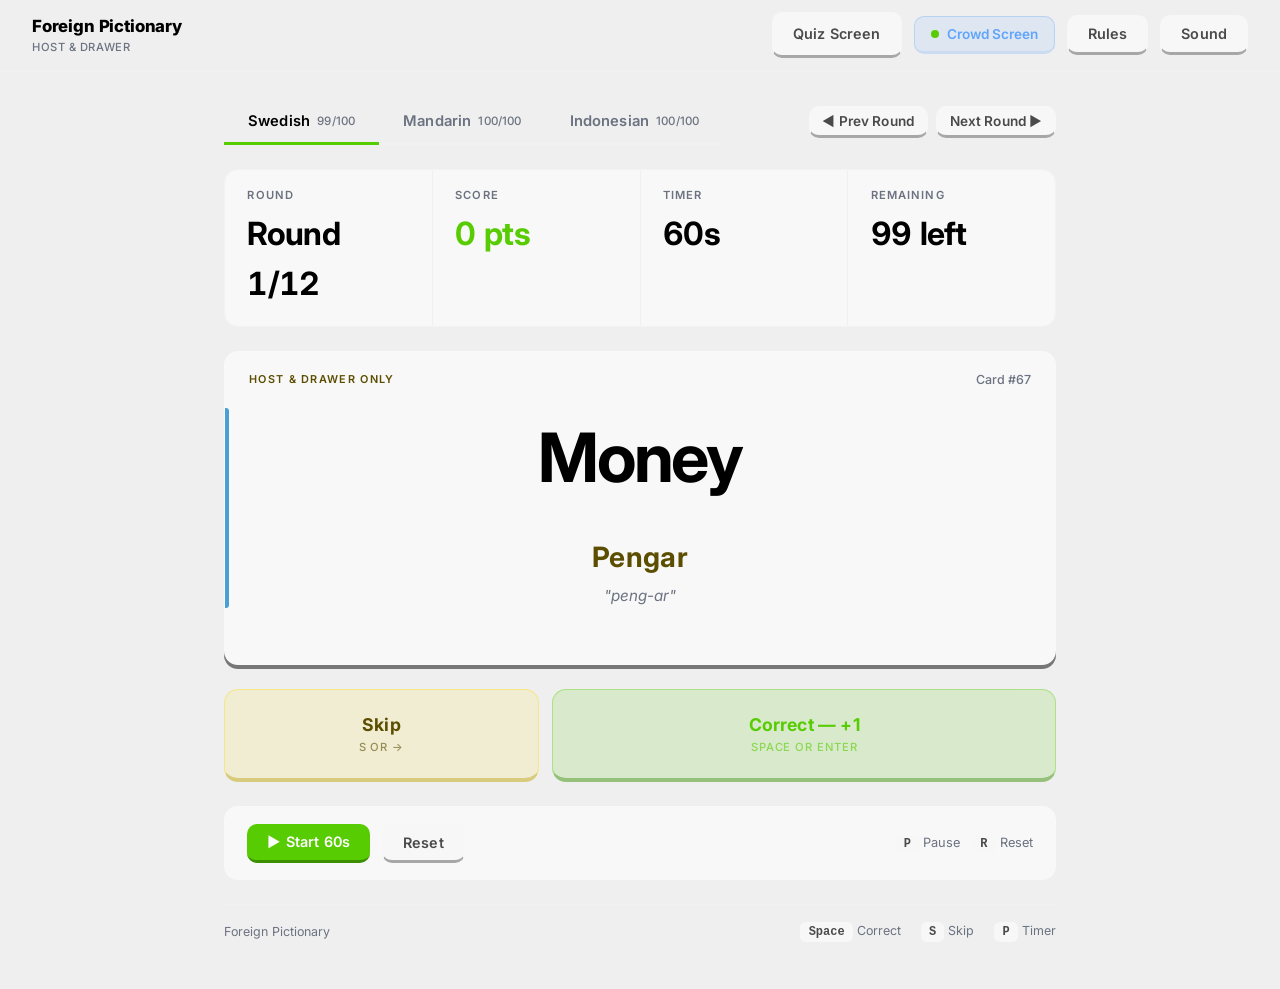
<file: index.html>
<!DOCTYPE html>
<html lang="en" data-lang="swedish">
<head>
  <meta charset="UTF-8">
  <meta name="viewport" content="width=device-width, initial-scale=1.0">
  <title>Foreigner Pictionary — Host & Drawer Control</title>
  <script>
    if (window.location.pathname.endsWith('/')) {
      window.location.replace('quiz.html');
    }
  </script>
  <link rel="stylesheet" href="src/css/main.css">
  <link rel="stylesheet" href="src/css/host.css">
</head>
<body>
  <!-- Header Bar -->
  <header class="app-header">
    <div class="brand-section">
      <div>
        <h1 class="brand-title">Foreign Pictionary</h1>
        <p class="brand-subtitle">Host & Drawer</p>
      </div>
    </div>

    <div style="display: flex; align-items: center; gap: 0.75rem;">
      <a href="quiz.html" class="btn btn-glass" title="Go to Games Night Quiz Screen">
        Quiz Screen
      </a>
      <button id="btn-open-crowd" class="screen-link-btn" title="Open Crowd Screen on 2nd monitor">
        <span class="screen-link-indicator"></span>
        <span>Crowd Screen</span>
      </button>
      <button id="btn-rules" class="btn btn-glass">
        Rules
      </button>
      <button id="btn-mute" class="btn btn-glass">
        Sound
      </button>
    </div>
  </header>

  <!-- Main Host Layout -->
  <main class="host-layout">
    <!-- Top Control Bar -->
    <div class="host-topbar">
      <!-- Language Selector Tabs -->
      <div class="language-selector">
        <button class="lang-tab active" data-lang="swedish" id="tab-swedish">
          <span>Swedish</span>
          <span class="lang-count">100/100</span>
        </button>
        <button class="lang-tab" data-lang="mandarin" id="tab-mandarin">
          <span>Mandarin</span>
          <span class="lang-count">100/100</span>
        </button>
        <button class="lang-tab" data-lang="indonesian" id="tab-indonesian">
          <span>Indonesian</span>
          <span class="lang-count">100/100</span>
        </button>
      </div>

      <!-- Round Step Buttons -->
      <div style="display: flex; gap: 0.5rem; align-items: center;">
        <button id="btn-prev-round" class="btn btn-glass" style="padding: 0.4rem 0.8rem; font-size: 0.85rem;">◀ Prev Round</button>
        <button id="btn-next-round" class="btn btn-glass" style="padding: 0.4rem 0.8rem; font-size: 0.85rem;">Next Round ▶</button>
      </div>
    </div>

    <!-- Status Overview Cards -->
    <section class="status-grid">
      <div class="status-card">
        <span class="status-label">Round</span>
        <span class="status-value" id="status-round">1 / 12</span>
      </div>

      <div class="status-card">
        <span class="status-label">Score</span>
        <span class="status-value score" id="status-score">0</span>
      </div>

      <div class="status-card">
        <span class="status-label">Timer</span>
        <span class="status-value timer" id="status-timer">60</span>
      </div>

      <div class="status-card">
        <span class="status-label">Remaining</span>
        <span class="status-value" id="status-remaining">100</span>
      </div>
    </section>

    <!-- Secret Drawer Card Stage -->
    <section class="card-stage">
      <div class="drawer-card enter-anim" id="drawer-card">
        <div class="card-badge-row">
          <span class="secret-label" id="card-secret-label">Host & Drawer Only</span>
          <span class="word-index" id="card-word-index">#1</span>
        </div>

        <!-- English Word (What the Drawer Draws) -->
        <h2 class="card-english" id="card-english">Loading...</h2>

        <!-- Foreign Word & Pronunciation (What the Guesser must say) -->
        <div class="card-foreign-box">
          <div class="card-foreign" id="card-foreign">—</div>
          <div class="card-pronunciation" id="card-pronunciation">—</div>
        </div>
      </div>

      <!-- Empty Deck State -->
      <div class="glass-panel empty-deck-state" id="card-empty" style="width: 100%;">
        <h3 style="font-weight: 400;">Deck Complete</h3>
        <p style="color: var(--text-muted); font-size: 0.9rem;">All 100 words have been drawn for this language.</p>
        <button id="btn-reset-deck" class="btn btn-primary">Reshuffle Deck</button>
      </div>
    </section>

    <!-- Primary Action Grid (Correct / Skip) -->
    <section class="action-grid">
      <button id="btn-skip" class="btn btn-skip action-btn" title="Skip to next word (Shortcut: S or Right Arrow)">
        <span>Skip</span>
        <span class="btn-shortcut">S or →</span>
      </button>

      <button id="btn-correct" class="btn btn-success action-btn" title="Correct guess (+1 point) (Shortcut: Space or Enter)">
        <span>Correct — +1</span>
        <span class="btn-shortcut">Space or Enter</span>
      </button>
    </section>

    <!-- Timer & Secondary Controls Toolbar -->
    <section class="timer-toolbar">
      <div style="display: flex; align-items: center; gap: 0.75rem;">
        <button id="btn-timer-toggle" class="btn btn-primary">Start 60s</button>
        <button id="btn-timer-reset" class="btn btn-glass">Reset</button>
      </div>

      <div style="color: var(--text-muted); font-size: 0.8rem;">
        <span><kbd class="key-badge">P</kbd> Pause &nbsp; <kbd class="key-badge">R</kbd> Reset</span>
      </div>
    </section>

    <!-- Keyboard Shortcuts Legend Footer -->
    <footer class="host-footer">
      <div>Foreign Pictionary</div>
      <div class="keyboard-hints">
        <span><kbd class="key-badge">Space</kbd> Correct</span>
        <span><kbd class="key-badge">S</kbd> Skip</span>
        <span><kbd class="key-badge">P</kbd> Timer</span>
      </div>
    </footer>
  </main>

  <!-- Rules & Setup Modal -->
  <div class="modal-overlay" id="rules-modal">
    <div class="modal-container">
      <div class="modal-header">
        <h3 style="font-weight: 500; font-size: 1rem;">Rules & Setup</h3>
        <button id="btn-close-rules" class="btn btn-glass" style="padding: 0.25rem 0.6rem; font-size: 0.8rem;">✕</button>
      </div>
      <div class="modal-body" style="display: flex; flex-direction: column; gap: 1rem;">
        <div>
          <h4 style="color: var(--color-warning); margin-bottom: 0.3rem;">🎯 Objective</h4>
          <p style="color: var(--text-secondary);">Guess as many foreign language words as possible within 60 seconds. Most points after 12 rounds wins!</p>
        </div>

        <div>
          <h4 style="color: var(--color-info); margin-bottom: 0.3rem;">👥 Roles</h4>
          <ul style="padding-left: 1.5rem; color: var(--text-secondary); line-height: 1.6;">
            <li><strong>🖊️ Drawer</strong>: Sees this Host Screen. Draws the English prompt without talking, numbers, or letters!</li>
            <li><strong>🤔 Guesser</strong>: Looks at their physical 100-word sheet and says the foreign word aloud.</li>
          </ul>
        </div>

        <div>
          <h4 style="color: var(--color-success); margin-bottom: 0.3rem;">🏗️ Structure</h4>
          <p style="color: var(--text-secondary);">12 rounds split into 3 language blocks of 4 rounds each (🇸🇪 Swedish ➔ 🇨🇳 Mandarin ➔ 🇮🇩 Indonesian). Alternate drawer/guesser roles each round.</p>
        </div>

        <div>
          <h4 style="color: var(--color-danger); margin-bottom: 0.3rem;">📌 Key Rules</h4>
          <p style="color: var(--text-secondary);">❌ No speaking, mouthing, writing letters/numbers, or pointing at sheets.<br>✅ Pronunciation just needs to be close enough!</p>
        </div>
      </div>
    </div>
  </div>

  <script type="module" src="src/js/host-ui.js"></script>
</body>
</html>
</file>
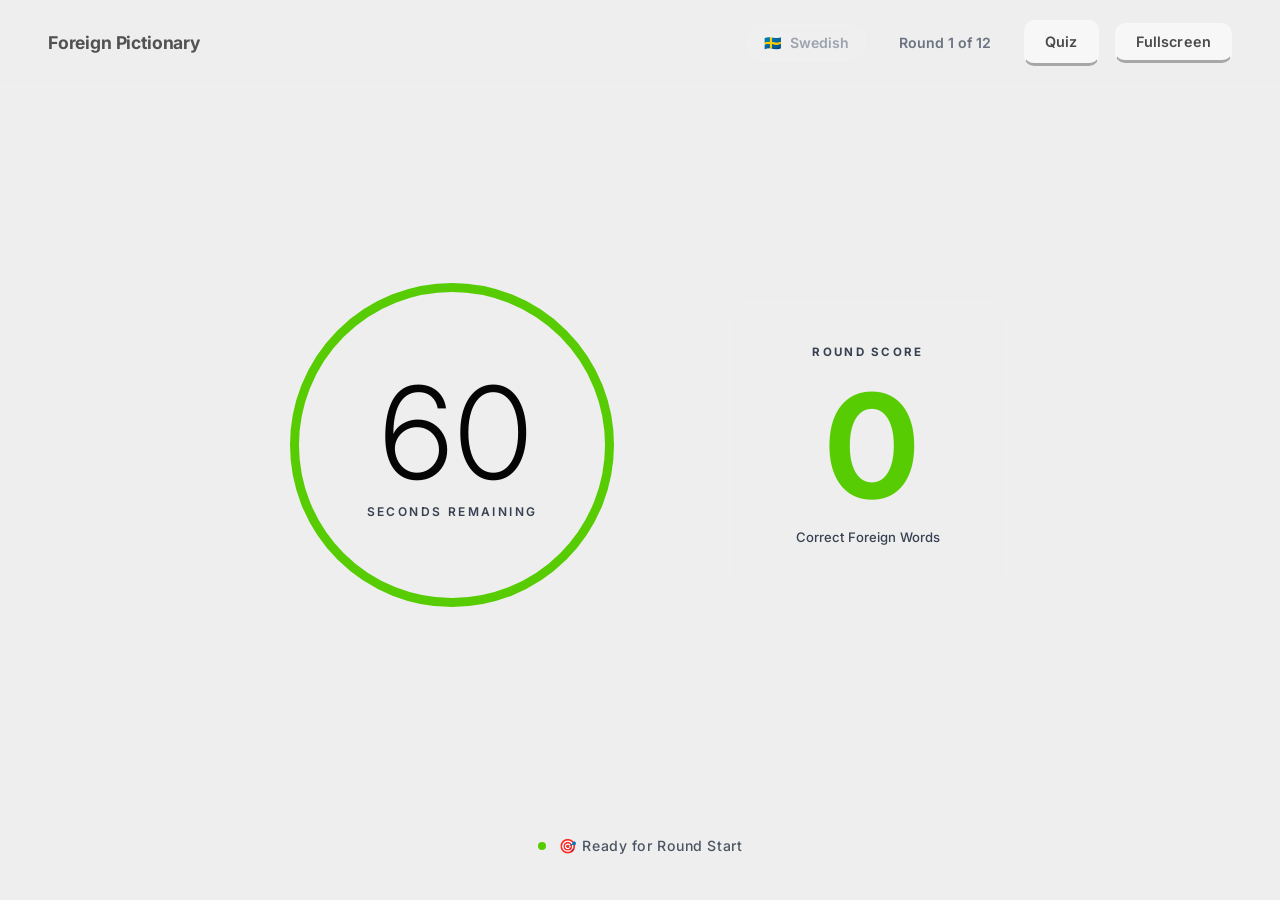
<file: display.html>
<!DOCTYPE html>
<html lang="en" data-lang="swedish">

<head>
  <meta charset="UTF-8">
  <meta name="viewport" content="width=device-width, initial-scale=1.0">
  <title>Foreigner Pictionary — Crowd Display</title>
  <link rel="stylesheet" href="src/css/main.css">
  <link rel="stylesheet" href="src/css/display.css">
</head>

<body class="display-body">
  <!-- Top Crowd Bar -->
  <header class="crowd-header">
    <div class="crowd-brand">
      <div>
        <h1 class="crowd-title">Foreign Pictionary</h1>
      </div>
    </div>

    <div style="display: flex; align-items: center; gap: 1rem;">
      <!-- Dynamic Language Theme Badge -->
      <div class="crowd-language-badge" id="crowd-lang-badge">
        <span>Swedish</span>
      </div>

      <!-- Current Round Number Pill -->
      <div class="crowd-round-pill" id="crowd-round-pill">
        Round 1 of 12
      </div>

      <a href="quiz.html" class="btn btn-glass" title="Quiz Screen">
        Quiz
      </a>

      <!-- Fullscreen Button -->
      <button id="btn-fullscreen" class="btn btn-glass" title="Toggle Fullscreen (F)">
        Fullscreen
      </button>
    </div>
  </header>

  <!-- Center Stage: Giant Countdown Timer & Scoreboard -->
  <main class="crowd-stage">
    <!-- Giant Radial Countdown Timer -->
    <div class="timer-radial-container">
      <svg class="timer-svg" viewBox="0 0 320 320">
        <!-- Background Track -->
        <circle class="timer-circle-bg" cx="160" cy="160" r="140"></circle>
        <!-- Animated Progress Circle -->
        <circle id="timer-circle-progress" class="timer-circle-progress" cx="160" cy="160" r="140"></circle>
      </svg>

      <!-- Center Number Overlay -->
      <div class="timer-content-overlay">
        <div class="timer-digits" id="crowd-timer-digits">60</div>
        <div class="timer-subtext">Seconds Remaining</div>
      </div>
    </div>

    <!-- Massive Score Card Widget -->
    <div class="crowd-score-card">
      <div class="score-title">Round Score</div>
      <div class="score-number" id="crowd-score-number">0</div>
      <div class="score-sublabel">Correct Foreign Words</div>

      <!-- Floating Burst Particle Container for Score Celebrations -->
      <div class="score-burst-container" id="score-burst-container"></div>
    </div>
  </main>

  <!-- Footer Live Status Ribbon -->
  <footer class="crowd-footer">
    <div class="status-ribbon" id="crowd-status-text">
      <span class="status-dot"></span>
      <span>Ready for round start</span>
    </div>
  </footer>

  <script type="module" src="src/js/display-ui.js"></script>
</body>

</html>
</file>
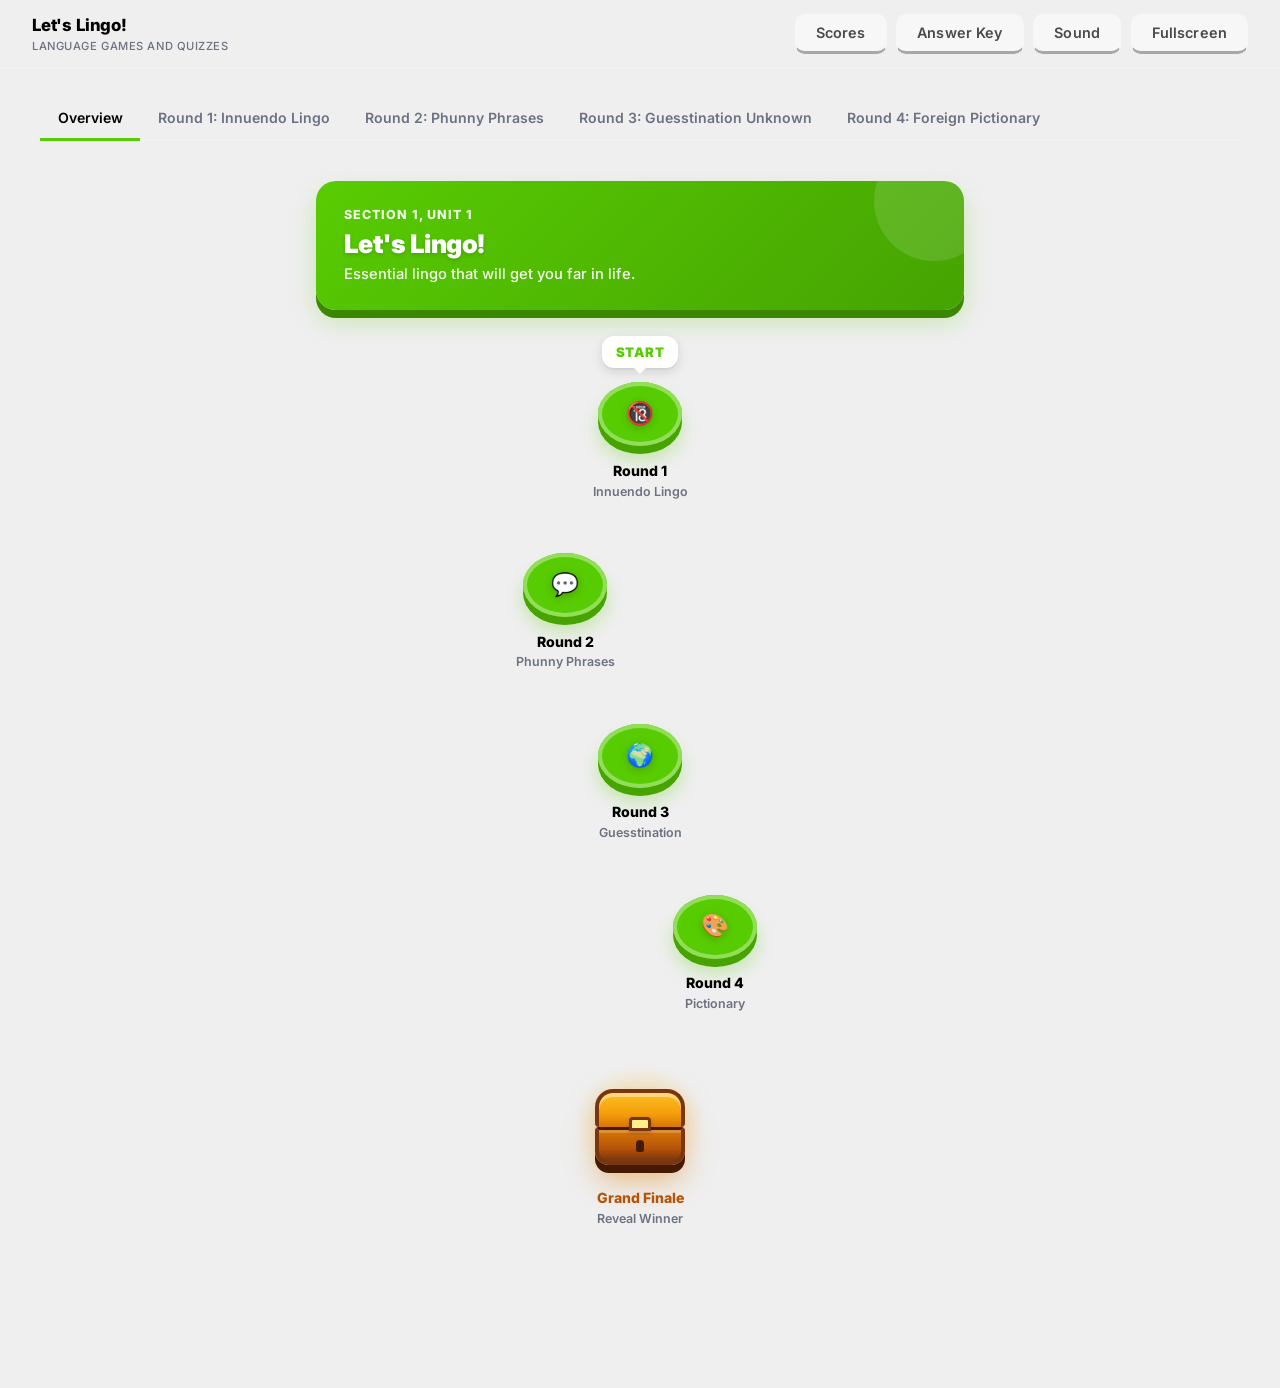
<file: quiz.html>
<!DOCTYPE html>
<html lang="en">

<head>
  <meta charset="UTF-8">
  <meta name="viewport" content="width=device-width, initial-scale=1.0">
  <title>Games Night Quiz — Big Screen Presentation</title>
  <link rel="stylesheet" href="src/css/main.css">
  <link rel="stylesheet" href="src/css/quiz.css">
</head>

<body>
  <!-- Header Bar -->
  <header class="app-header">
    <div class="brand-section">
      <div>
        <h1 class="brand-title">Let's Lingo!</h1>
        <p class="brand-subtitle">Language Games and Quizzes</p>
      </div>
    </div>

    <!-- Right Header Action Controls -->
    <div style="display: flex; align-items: center; gap: 0.6rem; flex-wrap: wrap;">
      <button id="btn-scores-modal" class="btn btn-glass">
        Scores
      </button>
      <button id="btn-answer-key-modal" class="btn btn-glass">
        Answer Key
      </button>
      <button id="btn-mute" class="btn btn-glass">
        Sound
      </button>
      <button id="btn-fullscreen" class="btn btn-glass">
        Fullscreen
      </button>
    </div>
  </header>

  <!-- Main Quiz Layout -->
  <main class="quiz-layout">
    <!-- Top Navigation Tabs -->
    <div class="quiz-topbar">
      <nav class="quiz-round-tabs">
        <button class="quiz-tab active" data-target="intro">
          <span>Overview</span>
        </button>
        <button class="quiz-tab" data-target="round-1">
          <span>Round 1: Innuendo Lingo</span>
        </button>
        <button class="quiz-tab" data-target="round-2">
          <span>Round 2: Phunny Phrases</span>
        </button>
        <button class="quiz-tab" data-target="round-3">
          <span>Round 3: Guesstination Unknown</span>
        </button>
        <button class="quiz-tab" data-target="round-4">
          <span>Round 4: Foreign Pictionary</span>
        </button>
      </nav>

    </div>

    <!-- =========================================================================
         SECTION 1: INTRO & DUOLINGO-STYLE LEVELS MAP
         ========================================================================= -->
    <section id="quiz-intro-section" class="duo-intro-section" style="display: flex;">
      <!-- Duolingo Unit Header Banner -->
      <div class="duo-unit-banner">
        <div class="duo-unit-info">
          <div class="duo-unit-tag">SECTION 1, UNIT 1</div>
          <h2 class="duo-unit-title">Let's Lingo!</h2>
          <p class="duo-unit-desc">Essential lingo that will get you far in life.</p>
        </div>
      </div>

      <!-- Duolingo Levels Path Container -->
      <div class="duo-path-wrapper">
        <div class="duo-levels-path">
          <!-- Level 1: Innuendo Lingo -->
          <div class="duo-node-row pos-center" style="--node-offset: 0px;">
            <div class="duo-callout-bubble">
              <span>START</span>
              <div class="duo-callout-arrow"></div>
            </div>
            <button class="duo-level-btn btn-launch-round duo-color-green" data-round="round-1"
              title="Start Round 1: Innuendo Lingo">
              <div class="duo-btn-inner">
                <span class="duo-level-icon">🔞</span>
              </div>
            </button>
            <div class="duo-level-label">
              <strong>Round 1</strong>
              <span>Innuendo Lingo</span>
            </div>
          </div>

          <!-- Level 2: Phunny Phrases -->
          <div class="duo-node-row pos-left" style="--node-offset: -75px;">
            <button class="duo-level-btn btn-launch-round duo-color-green" data-round="round-2"
              title="Start Round 2: Phunny Phrases">
              <div class="duo-btn-inner">
                <span class="duo-level-icon">💬</span>
              </div>
            </button>
            <div class="duo-level-label">
              <strong>Round 2</strong>
              <span>Phunny Phrases</span>
            </div>
          </div>

          <!-- Level 3: Guesstination Unknown -->
          <div class="duo-node-row pos-center" style="--node-offset: 0px;">
            <button class="duo-level-btn btn-launch-round duo-color-green" data-round="round-3"
              title="Start Round 3: Guesstination Unknown">
              <div class="duo-btn-inner">
                <span class="duo-level-icon">🌍</span>
              </div>
            </button>
            <div class="duo-level-label">
              <strong>Round 3</strong>
              <span>Guesstination</span>
            </div>
          </div>

          <!-- Level 4: Foreign Pictionary -->
          <div class="duo-node-row pos-right" style="--node-offset: 75px;">
            <button class="duo-level-btn btn-launch-round duo-color-green" data-round="round-4"
              title="Start Round 4: Foreign Pictionary">
              <div class="duo-btn-inner">
                <span class="duo-level-icon">🎨</span>
              </div>
            </button>
            <div class="duo-level-label">
              <strong>Round 4</strong>
              <span>Pictionary</span>
            </div>
          </div>

          <!-- Final Node: Duolingo Treasure Chest (Winner Reveal) -->
          <div class="duo-node-row pos-center duo-chest-node-row" style="--node-offset: 0px;">
            <button id="btn-treasure-chest" class="duo-chest-btn" title="Open Chest to Reveal Winner!">
              <div class="duo-chest-box">
                <div class="duo-chest-lid">
                  <div class="chest-lock"></div>
                </div>
                <div class="duo-chest-base">
                  <div class="chest-keyhole"></div>
                </div>
              </div>
              <div class="duo-chest-glow"></div>
            </button>
            <div class="duo-level-label chest-label">
              <strong>Grand Finale</strong>
              <span>Reveal Winner</span>
            </div>
          </div>
        </div>
      </div>
    </section>

    <!-- =========================================================================
         SECTION 2: QUESTION STAGE (ROUND 1 & ROUND 2 PRESENTATION)
         ========================================================================= -->
    <section id="quiz-stage-section" class="question-stage-container" style="display: none;">
      <!-- Progress Bar & Quick Navigation Pills -->
      <div class="stage-progress-bar-container">
        <div style="display: flex; align-items: center; gap: 0.75rem;">
          <span style="font-weight: 500; font-size: 0.85rem;" id="stage-q-number-pill">Question 1 of 8</span>
          <div class="question-nav-pills" id="question-nav-pills"></div>
        </div>
      </div>

      <!-- Main Presentation Card -->
      <div class="presentation-card">
        <!-- Badge Header Row -->
        <div class="question-badge-row">
          <div class="lang-country-badge" id="stage-lang-badge">
            <span id="stage-flag" style="font-size: 1.4rem;">🇸🇪</span>
            <span id="stage-lang-name">Swedish</span>
          </div>
          <button id="btn-speak-stage" class="btn-speak" title="Listen to native pronunciation (Press P)"
            aria-label="Listen to pronunciation">
            <span class="speak-icon">🔊</span>
            <span class="speak-label">Listen</span>
          </button>
        </div>

        <!-- Central Foreign Word / Phrase Hero Box -->
        <div class="prompt-hero-box">
          <div class="prompt-foreign-text" id="prompt-foreign-text">Loading...</div>
          <div class="prompt-pronunciation" id="prompt-pronunciation">—</div>
        </div>

        <!-- Dynamic Content (Context Sentence & 3 Options for R1, Literal Meaning for R2) -->
        <div id="stage-dynamic-content" style="display: flex; flex-direction: column; gap: 1.25rem;">
          <!-- Injected dynamically by quiz-ui.js -->
        </div>
      </div>

      <!-- Stage Bottom Action Bar -->
      <div class="stage-control-bar">
        <div class="stage-control-left">
          <button id="btn-prev-q" class="btn btn-glass">
            <span>◀ Previous Question</span>
          </button>
        </div>

        <div style="display: flex; align-items: center; gap: 0.75rem;">
          <button id="btn-reveal-answer" class="btn btn-reveal-answer">
            <span>✨ Reveal Answer</span>
            <kbd class="kbd-hint">Space</kbd>
          </button>
        </div>

        <div class="stage-control-right">
          <button id="btn-next-q" class="btn btn-primary">
            <span>Next Question ▶</span>
          </button>
        </div>
      </div>
    </section>

    <!-- =========================================================================
         SECTION 3: ALL QUESTIONS OVERVIEW GRID (ROUND 1 & ROUND 2)
         ========================================================================= -->
    <section id="quiz-all-q-section" class="all-questions-section" style="display: none;">
      <div class="all-questions-header">
        <div>
          <h2 id="all-q-grid-title" style="font-size: 1.1rem; font-weight: 500;">Round Questions Overview</h2>
          <p style="color: var(--text-secondary); font-size: 0.85rem;">Review all questions to finalise answer sheets.
          </p>
        </div>

        <div style="display: flex; align-items: center; gap: 0.75rem;">
          <button id="btn-grid-toggle-answers" class="btn btn-glass" style="padding: 0.5rem 1rem;">
            👁️ Show Answer Keys
          </button>
          <button id="btn-grid-back-to-single" class="btn btn-primary" style="padding: 0.5rem 1rem;">
            ◀ Back to Single Question
          </button>
        </div>
      </div>

      <div class="all-q-grid" id="all-q-grid-container">
        <!-- Injected dynamically -->
      </div>
    </section>

    <!-- =========================================================================
         SECTION 4: ROUND 3 PREVIEW (GUESSTINATION UNKNOWN)
         ========================================================================= -->
    <section id="quiz-round3-section" class="glass-panel"
      style="display: none; padding: 2.5rem; flex-direction: column; gap: 1.5rem; text-align: center; align-items: center;">
      <h2 style="font-size: 1.75rem; font-weight: 900; letter-spacing: -0.02em;">
        Round 3: Guesstination Unknown
      </h2>
      <p style="font-size: 1rem; color: var(--text-secondary); max-width: 600px;">
        Figure out where you are based on your surroundings.
      </p>

      <div style="display: flex; gap: 0.75rem; margin-top: 1rem; flex-wrap: wrap; justify-content: center;">
        <a href="https://www.geoguessr.com/" target="_blank" class="btn btn-primary">
          Launch GeoGuessr
        </a>
      </div>
    </section>

    <!-- =========================================================================
         SECTION 5: ROUND 4 PREVIEW / LAUNCHER (FOREIGN PICTIONARY)
         ========================================================================= -->
    <section id="quiz-round4-section" class="glass-panel"
      style="display: none; padding: 2.5rem; flex-direction: column; gap: 1.5rem; text-align: center; align-items: center;">
      <h2 style="font-size: 1.75rem; font-weight: 900; letter-spacing: -0.02em;">
        Round 4: Foreign Pictionary
      </h2>
      <p style="font-size: 1rem; color: var(--text-secondary); max-width: 600px;">
        Are your drawing skills a universal langauge?
      </p>

      <div style="display: flex; gap: 0.75rem; flex-wrap: wrap; justify-content: center; margin-top: 0.5rem;">
        <div class="badge">Swedish</div>
        <div class="badge">Mandarin</div>
        <div class="badge">Indonesian</div>
      </div>

      <div style="display: flex; gap: 0.75rem; margin-top: 1rem; flex-wrap: wrap; justify-content: center;">
        <a href="index.html" class="btn btn-primary">
          Open Pictionary Host
        </a>
        <a href="display.html" target="_blank" class="btn btn-glass">
          Open Crowd Screen
        </a>
      </div>
    </section>
  </main>

  <!-- =========================================================================
       MODAL 1: TEAM SCORES & LEADERBOARD
       ========================================================================= -->
  <div class="modal-overlay" id="scores-modal">
    <div class="modal-container" style="max-width: 1200px;">
      <div class="modal-header">
        <h3 style="font-weight: 800; font-size: 2rem;">Team Scoreboard</h3>
        <button id="btn-close-scores" class="btn btn-glass"
          style="padding: 0.25rem 0.4rem; font-size: 0.8rem;">✕</button>
      </div>

      <div class="modal-body">
        <div style="display: flex; justify-content: space-between; align-items: center; margin-bottom: 0.75rem;">
          <button id="btn-add-team" class="btn btn-primary" style="padding: 0.45rem 0.9rem; font-size: 0.85rem;">
            Add Team
          </button>
        </div>

        <table class="teams-table">
          <thead>
            <tr>
              <th style="width: 40px;">Rank</th>
              <th>Team Name</th>
              <th>Players (2)</th>
              <th title="Innuendo Lingo (Max 8)">R1 (8)</th>
              <th title="Phunny Phrases (Max 8)">R2 (8)</th>
              <th title="Guesstination (Max 6)">R3 (6)</th>
              <th title="Foreign Pictionary">R4 (Pic)</th>
              <th>Total</th>
              <th style="width: 40px;"></th>
            </tr>
          </thead>
          <tbody id="teams-table-body">
            <!-- Dynamic rows -->
          </tbody>
        </table>
      </div>
    </div>
  </div>

  <!-- =========================================================================
       MODAL 2: HOST ANSWER KEY & SHEET
       ========================================================================= -->
  <div class="modal-overlay" id="answer-key-modal">
    <div class="modal-container" style="max-width: 900px; max-height: 90vh;">
      <div class="modal-header">
        <h3 style="font-weight: 800; font-size: 1rem;">Answer Key</h3>
        <button id="btn-close-answer-key" class="btn btn-glass"
          style="padding: 0.25rem 0.6rem; font-size: 0.8rem;">✕</button>
      </div>

      <div class="modal-body" id="answer-key-content">
        <!-- Dynamic Answer Table -->
      </div>
    </div>
  </div>

  <!-- =========================================================================
       MODAL 3: WINNER CELEBRATION MODAL (DUOLINGO TREASURE CHEST REVEAL)
       ========================================================================= -->
  <div class="modal-overlay duo-winner-modal-overlay" id="winner-modal">
    <canvas id="confetti-canvas" class="confetti-canvas"></canvas>
    <div class="modal-container duo-winner-container">
      <button id="btn-close-winner" class="btn-winner-close" title="Close">✕</button>

      <div class="duo-winner-header">
        <div class="duo-winner-chest-graphic">
          <div class="chest-celebration-burst"></div>
          <span class="winner-trophy-emoji">🏆</span>
        </div>
        <div class="duo-winner-badge">LINGO CHAMPIONS</div>
      </div>

      <div class="duo-winner-body" id="winner-modal-content">
        <!-- Dynamically injected winner team & leaderboard details -->
      </div>

      <div class="duo-winner-footer">
        <button id="btn-winner-scoreboard" class="btn btn-primary duo-3d-btn" style="background: var(--color-green);">
          📊 Open Full Scoreboard
        </button>
        <button id="btn-winner-confetti-replay" class="btn btn-glass duo-3d-btn-glass">
          🎉 More Confetti!
        </button>
      </div>
    </div>
  </div>

  <script type="module" src="src/js/quiz-ui.js"></script>
</body>

</html>
</file>
<file: src/css/main.css>
@import url('https://fonts.googleapis.com/css2?family=Inter:wght@400;500;600;700&display=swap');
@import url('./variables.css');

*,
*::before,
*::after {
  box-sizing: border-box;
  margin: 0;
  padding: 0;
  -webkit-font-smoothing: antialiased;
}

body {
  font-family: var(--font-family);
  background-color: var(--bg-main);
  color: var(--text-primary);
  min-height: 100vh;
  display: flex;
  flex-direction: column;
  overflow-x: hidden;
  /* Larger base for busy indoor reading */
  line-height: 1.55;
  font-size: 16px;
  font-weight: 400;
}

/* --------------------------------------------------------------------------
   Surface — subtle card with a bottom shadow (Duolingo depth style)
   -------------------------------------------------------------------------- */
.glass-panel {
  background: var(--surface-card);
  border: 1px solid var(--surface-line);
  border-radius: var(--radius-lg);
  box-shadow: 0 2px 0 rgba(0, 0, 0, 0.35);
}

/* --------------------------------------------------------------------------
   App header — compact but high contrast
   -------------------------------------------------------------------------- */
.app-header {
  display: flex;
  align-items: center;
  justify-content: space-between;
  padding: 0.75rem 2rem;
  border-bottom: 2px solid var(--surface-line);
  background: var(--bg-main);
  position: sticky;
  top: 0;
  z-index: 50;
}

.brand-section {
  display: flex;
  align-items: center;
  gap: 0.75rem;
}

.brand-title {
  font-size: 1.05rem;
  font-weight: 800;
  letter-spacing: -0.01em;
  color: var(--text-primary);
}

.brand-subtitle {
  font-size: 0.7rem;
  color: var(--text-muted);
  letter-spacing: 0.05em;
  font-weight: 500;
  text-transform: uppercase;
}

/* --------------------------------------------------------------------------
   Buttons — Duolingo style: solid fill, bottom shadow for depth, rounded
   -------------------------------------------------------------------------- */
.btn {
  display: inline-flex;
  align-items: center;
  justify-content: center;
  gap: 0.4rem;
  font-family: var(--font-family);
  font-weight: 600;
  font-size: 0.9rem;
  padding: 0.6rem 1.25rem;
  border-radius: var(--radius-md);
  border: none;
  cursor: pointer;
  transition: all var(--transition-fast);
  text-decoration: none;
  user-select: none;
  letter-spacing: 0.01em;
  background: var(--surface-elevated);
  color: var(--text-primary);
  /* Duolingo's signature bottom-border shadow */
  border-bottom: 3px solid rgba(0, 0, 0, 0.35);
}

.btn:hover {
  filter: brightness(1.1);
}

.btn:active {
  transform: translateY(2px);
  border-bottom-width: 1px;
}

/* Primary — green */
.btn-primary {
  background: var(--color-green);
  color: #fdfdfd;
  border-bottom-color: #3d8f02;
}

.btn-primary:hover {
  background: #63dd02;
  filter: none;
}

/* Glass/secondary — neutral */
.btn-glass {
  background: var(--surface-elevated);
  color: var(--text-secondary);
  border: 1px solid var(--surface-line);
  border-bottom: 3px solid rgba(49, 49, 49, 0.4);
}

.btn-glass:hover {
  color: var(--text-primary);
  background: #e5e5e5;
  filter: none;
}

/* Success — green tinted (same family as primary) */
.btn-success {
  background: var(--color-green-dim);
  color: var(--color-green);
  border: 1px solid var(--color-green-border);
  border-bottom: 3px solid rgba(88, 204, 2, 0.2);
}

.btn-success:hover {
  background: rgba(88, 204, 2, 0.22);
  filter: none;
}

/* Skip — gold */
.btn-skip {
  background: var(--color-gold-dim);
  color: var(--color-gold);
  border: 1px solid var(--color-gold-border);
  border-bottom: 3px solid rgba(255, 217, 0, 0.2);
}

.btn-skip:hover {
  background: rgba(255, 217, 0, 0.2);
  filter: none;
}

/* Danger — red */
.btn-danger {
  background: var(--color-red-dim);
  color: var(--color-red);
  border: 1px solid var(--color-red-border);
  border-bottom: 3px solid rgba(255, 75, 75, 0.2);
}

.btn-danger:hover {
  background: rgba(255, 75, 75, 0.2);
  filter: none;
}

/* --------------------------------------------------------------------------
   Badges
   -------------------------------------------------------------------------- */
.badge {
  display: inline-flex;
  align-items: center;
  gap: 0.35rem;
  padding: 0.3rem 0.75rem;
  border-radius: var(--radius-full);
  font-size: 0.82rem;
  font-weight: 600;
  letter-spacing: 0.02em;
  background: var(--surface-elevated);
  border: 1px solid var(--surface-line);
  color: var(--text-secondary);
}

/* --------------------------------------------------------------------------
   Modal
   -------------------------------------------------------------------------- */
.modal-overlay {
  position: fixed;
  inset: 0;
  background: rgba(0, 0, 0, 0.8);
  display: flex;
  align-items: center;
  justify-content: center;
  z-index: 100;
  opacity: 0;
  pointer-events: none;
  transition: opacity var(--transition-normal);
  padding: 1rem;
}

.modal-overlay.active {
  opacity: 1;
  pointer-events: auto;
}

.modal-container {
  background: var(--surface-elevated);
  border: 1px solid var(--surface-line);
  border-radius: var(--radius-lg);
  width: 100%;
  max-width: 680px;
  max-height: 85vh;
  display: flex;
  flex-direction: column;
  overflow: hidden;
  box-shadow: var(--shadow-lg);
  transform: translateY(10px);
  transition: transform var(--transition-normal);
}

.modal-overlay.active .modal-container {
  transform: translateY(0);
}

.modal-header {
  display: flex;
  align-items: center;
  justify-content: space-between;
  padding: 1.1rem 1.5rem 0.5rem 1.5rem;
  border-bottom: 1px solid var(--surface-line);
}

.modal-body {
  padding: 1.5rem;
  overflow-y: auto;
}

/* --------------------------------------------------------------------------
   Utility animation
   -------------------------------------------------------------------------- */
@keyframes floatUpFade {
  0% {
    opacity: 0;
    transform: translateY(10px);
  }

  20% {
    opacity: 1;
    transform: translateY(0);
  }

  80% {
    opacity: 1;
    transform: translateY(-24px);
  }

  100% {
    opacity: 0;
    transform: translateY(-40px);
  }
}
</file>
<file: src/css/host.css>
/* Host & Drawer — Duolingo-inspired, optimised for indoor visibility */

.host-layout {
  display: flex;
  flex-direction: column;
  flex: 1;
  max-width: 880px;
  width: 100%;
  margin: 0 auto;
  padding: 1.75rem 1.5rem 3rem;
  gap: 1.5rem;
}

/* --------------------------------------------------------------------------
   Top bar
   -------------------------------------------------------------------------- */
.host-topbar {
  display: flex;
  align-items: center;
  justify-content: space-between;
  gap: 1rem;
  flex-wrap: wrap;
}

.screen-link-btn {
  background: rgba(96, 165, 250, 0.12);
  border: 1px solid rgba(96, 165, 250, 0.3);
  border-bottom: 3px solid rgba(96, 165, 250, 0.15);
  color: #60a5fa;
  font-family: var(--font-family);
  font-size: 0.85rem;
  font-weight: 600;
  padding: 0.55rem 1rem;
  border-radius: var(--radius-md);
  display: inline-flex;
  align-items: center;
  gap: 0.5rem;
  cursor: pointer;
  transition: all var(--transition-fast);
}

.screen-link-btn:hover {
  background: rgba(100, 100, 100, 0.2);
}

.screen-link-btn:active {
  transform: translateY(2px);
  border-bottom-width: 1px;
}

.screen-link-indicator {
  width: 8px;
  height: 8px;
  border-radius: 50%;
  background: var(--color-green);
  flex-shrink: 0;
}

.screen-link-indicator.disconnected {
  background: var(--color-gold);
}

/* --------------------------------------------------------------------------
   Language selector — underline tabs, bigger touch targets for indoor use
   -------------------------------------------------------------------------- */
.language-selector {
  display: flex;
  gap: 0;
  border-bottom: 2px solid var(--surface-line);
}

.lang-tab {
  flex: none;
  display: inline-flex;
  align-items: center;
  justify-content: center;
  gap: 0.45rem;
  padding: 0.75rem 1.5rem;
  border: none;
  border-bottom: 3px solid transparent;
  margin-bottom: -2px;
  background: transparent;
  color: var(--text-muted);
  font-family: var(--font-family);
  font-weight: 600;
  font-size: 0.92rem;
  cursor: pointer;
  transition: all var(--transition-fast);
  letter-spacing: 0.01em;
}

.lang-tab:hover {
  color: var(--text-primary);
  background: rgba(255, 255, 255, 0.04);
}

.lang-tab.active {
  color: var(--text-primary);
  border-bottom-color: var(--color-green);
}

.lang-tab .lang-count {
  font-size: 0.72rem;
  font-weight: 500;
  color: var(--text-muted);
}

/* --------------------------------------------------------------------------
   Status cards — indoor-readable, generous sizing
   -------------------------------------------------------------------------- */
.status-grid {
  display: grid;
  grid-template-columns: repeat(auto-fit, minmax(150px, 1fr));
  gap: 1px;
  background: var(--surface-line);
  border: 1px solid var(--surface-line);
  border-radius: var(--radius-lg);
  overflow: hidden;
}

.status-card {
  padding: 1.1rem 1.4rem;
  display: flex;
  flex-direction: column;
  gap: 0.3rem;
  background: var(--surface-card);
}

.status-label {
  font-size: 0.7rem;
  color: var(--text-muted);
  text-transform: uppercase;
  letter-spacing: 0.1em;
  font-weight: 600;
}

.status-value {
  font-size: 2rem;
  font-weight: 700;
  letter-spacing: -0.02em;
  font-variant-numeric: tabular-nums;
  color: var(--text-primary);
}

.status-value.score  { color: var(--color-green); }
.status-value.timer  { color: var(--text-primary); }

.status-value.timer.low-time { color: var(--color-red); }

/* --------------------------------------------------------------------------
   Drawer card — the main flashcard stage
   -------------------------------------------------------------------------- */
.card-stage {
  min-height: 280px;
  display: flex;
}

.drawer-card {
  width: 100%;
  background: var(--surface-card);
  border: 1px solid var(--surface-line);
  border-radius: var(--radius-lg);
  /* Duolingo-style bottom shadow for depth */
  box-shadow: 0 4px 0 rgba(0, 0, 0, 0.5);
  padding: 2.75rem 2.5rem;
  display: flex;
  flex-direction: column;
  align-items: center;
  justify-content: center;
  text-align: center;
  position: relative;
  transition: box-shadow var(--transition-fast);
}

/* Green left-accent stripe — language signal */
.drawer-card::before {
  content: '';
  position: absolute;
  left: 0;
  top: 18%;
  bottom: 18%;
  width: 4px;
  background: var(--current-primary);
  border-radius: 0 3px 3px 0;
}

@keyframes cardSlideIn {
  from { opacity: 0; transform: translateY(8px); }
  to   { opacity: 1; transform: translateY(0); }
}

.drawer-card.enter-anim {
  animation: cardSlideIn 0.18s ease;
}

.card-badge-row {
  position: absolute;
  top: 1.1rem;
  left: 1.5rem;
  right: 1.5rem;
  display: flex;
  justify-content: space-between;
  align-items: center;
}

.secret-label {
  font-size: 0.68rem;
  text-transform: uppercase;
  letter-spacing: 0.12em;
  font-weight: 600;
  color: var(--color-gold);
}

.word-index {
  font-size: 0.78rem;
  font-weight: 500;
  color: var(--text-muted);
}

/* ── The big English draw word — bold, large, indoor-readable ── */
.card-english {
  font-size: clamp(2.75rem, 7vw, 4.25rem);
  font-weight: 700;
  letter-spacing: -0.03em;
  margin: 1.5rem 0 0.5rem;
  color: var(--text-primary);
  line-height: 1.1;
}

.card-foreign-box {
  margin-top: 1.25rem;
  display: flex;
  flex-direction: column;
  align-items: center;
  gap: 0.3rem;
  padding: 0.75rem 2rem;
  border-top: 1px solid var(--surface-line);
}

/* ── Foreign word — gold accent, bold, visually distinct ── */
.card-foreign {
  font-size: 1.75rem;
  font-weight: 700;
  color: var(--color-gold);
  letter-spacing: 0.01em;
}

.card-pronunciation {
  font-size: 0.95rem;
  font-weight: 400;
  color: var(--text-muted);
  font-style: italic;
}

/* --------------------------------------------------------------------------
   Empty deck state
   -------------------------------------------------------------------------- */
.empty-deck-state {
  display: none;
  flex-direction: column;
  align-items: center;
  gap: 1rem;
  padding: 2.5rem;
  text-align: center;
}

/* --------------------------------------------------------------------------
   Action buttons — very large for indoor use
   -------------------------------------------------------------------------- */
.action-grid {
  display: grid;
  grid-template-columns: 1fr 1.6fr;
  gap: 0.85rem;
}

.action-btn {
  padding: 1.5rem 1rem;
  font-size: 1.1rem;
  font-weight: 700;
  border-radius: var(--radius-lg);
  display: flex;
  flex-direction: column;
  align-items: center;
  justify-content: center;
  gap: 0.35rem;
  /* Override generic btn bottom shadow for action buttons */
  border-bottom-width: 4px;
}

/* Skip → gold */
.action-grid .btn-skip {
  border-bottom-color: rgba(180, 153, 0, 0.4);
}

/* Correct → green */
.action-grid .btn-success {
  border-bottom-color: rgba(50, 130, 0, 0.4);
}

.btn-shortcut {
  font-size: 0.7rem;
  font-weight: 500;
  text-transform: uppercase;
  letter-spacing: 0.08em;
  opacity: 0.6;
}

/* --------------------------------------------------------------------------
   Timer toolbar
   -------------------------------------------------------------------------- */
.timer-toolbar {
  display: flex;
  align-items: center;
  justify-content: space-between;
  gap: 1rem;
  padding: 1rem 1.4rem;
  border: 1px solid var(--surface-line);
  border-radius: var(--radius-lg);
  background: var(--surface-card);
}

/* --------------------------------------------------------------------------
   Footer
   -------------------------------------------------------------------------- */
.host-footer {
  display: flex;
  justify-content: space-between;
  align-items: center;
  color: var(--text-muted);
  font-size: 0.78rem;
  padding-top: 1rem;
  border-top: 1px solid var(--surface-line);
}

.keyboard-hints {
  display: flex;
  gap: 1.25rem;
  flex-wrap: wrap;
}

.key-badge {
  background: var(--surface-elevated);
  border: 1px solid var(--surface-line);
  padding: 0.12rem 0.45rem;
  border-radius: var(--radius-sm);
  color: var(--text-secondary);
  font-weight: 600;
  font-size: 0.75rem;
}

/* --------------------------------------------------------------------------
   Responsive
   -------------------------------------------------------------------------- */
@media (max-width: 640px) {
  .card-english  { font-size: 2.2rem; }
  .card-foreign  { font-size: 1.4rem; }
  .action-grid   { grid-template-columns: 1fr; }
  .status-grid   { grid-template-columns: 1fr 1fr; }
}
</file>
<file: src/css/display.css>
/* Crowd / Guesser Display — Duolingo palette, indoor-optimised */

.display-body {
  height: 100vh;
  width: 100vw;
  overflow: hidden;
  display: flex;
  flex-direction: column;
  justify-content: space-between;
  background: #eeeeee;
  /* darker navy for projection screen */
  user-select: none;
}

/* --------------------------------------------------------------------------
   Header strip
   -------------------------------------------------------------------------- */
.crowd-header {
  display: flex;
  align-items: center;
  justify-content: space-between;
  padding: 1.25rem 3rem;
  border-bottom: 2px solid rgba(255, 255, 255, 0.08);
}

.crowd-brand {
  display: flex;
  align-items: center;
  gap: 0.75rem;
}

.crowd-title {
  font-size: 1.1rem;
  font-weight: 700;
  letter-spacing: -0.01em;
  color: #525252;
}

.crowd-language-badge {
  font-size: 0.88rem;
  font-weight: 600;
  padding: 0.4rem 1rem;
  border-radius: var(--radius-full);
  background: rgba(255, 255, 255, 0.06);
  border: 1px solid rgba(255, 255, 255, 0.12);
  display: flex;
  align-items: center;
  gap: 0.5rem;
  color: #9ca3af;
}

.crowd-round-pill {
  font-size: 0.88rem;
  font-weight: 600;
  color: #6b7280;
  background: transparent;
  border: 1px solid rgba(255, 255, 255, 0.08);
  padding: 0.4rem 1rem;
  border-radius: var(--radius-full);
}

/* --------------------------------------------------------------------------
   Main stage
   -------------------------------------------------------------------------- */
.crowd-stage {
  flex: 1;
  display: flex;
  align-items: center;
  justify-content: center;
  gap: 6rem;
  padding: 1rem 3rem;
}

/* --------------------------------------------------------------------------
   Timer — thin ring, weight-300 digits, large for room viewing
   -------------------------------------------------------------------------- */
.timer-radial-container {
  position: relative;
  width: 360px;
  height: 360px;
  display: flex;
  align-items: center;
  justify-content: center;
}

.timer-svg {
  width: 100%;
  height: 100%;
  transform: rotate(-90deg);
}

.timer-circle-bg {
  fill: none;
  stroke: rgba(255, 255, 255, 0.06);
  stroke-width: 8;
}

.timer-circle-progress {
  fill: none;
  stroke: var(--color-green);
  stroke-width: 8;
  stroke-linecap: butt;
  stroke-dasharray: 880;
  stroke-dashoffset: 0;
  transition: stroke-dashoffset 0.25s linear, stroke 0.3s ease;
}

.timer-circle-progress.warning {
  stroke: var(--color-gold);
}

.timer-circle-progress.danger {
  stroke: var(--color-red);
  animation: timerDangerPulse 0.8s infinite alternate;
}

@keyframes timerDangerPulse {
  from {
    opacity: 1;
  }

  to {
    opacity: 0.45;
  }
}

.timer-content-overlay {
  position: absolute;
  inset: 0;
  display: flex;
  flex-direction: column;
  align-items: center;
  justify-content: center;
  text-align: center;
}

/* Large digits — readable across the room */
.timer-digits {
  font-size: 8rem;
  font-weight: 300;
  line-height: 1;
  font-variant-numeric: tabular-nums;
  letter-spacing: -0.05em;
  color: #050505;
}

.timer-digits.warning {
  color: var(--color-gold);
}

.timer-digits.danger {
  color: var(--color-red);
}

.timer-subtext {
  font-size: 0.75rem;
  font-weight: 600;
  letter-spacing: 0.2em;
  text-transform: uppercase;
  color: #374151;
  margin-top: 0.35rem;
}

/* --------------------------------------------------------------------------
   Score card — large, bold, green — can't miss it
   -------------------------------------------------------------------------- */
.crowd-score-card {
  background: transparent;
  border: 2px solid rgba(255, 255, 255, 0.08);
  border-radius: var(--radius-lg);
  padding: 2.5rem 3.5rem;
  display: flex;
  flex-direction: column;
  align-items: center;
  justify-content: center;
  min-width: 280px;
  position: relative;
}

.score-title {
  font-size: 0.72rem;
  font-weight: 700;
  text-transform: uppercase;
  letter-spacing: 0.2em;
  color: #374151;
  margin-bottom: 0.5rem;
}

/* Score number — green, bold, massive for visibility */
.score-number {
  font-size: 9rem;
  font-weight: 700;
  line-height: 1;
  letter-spacing: -0.06em;
  color: var(--color-green);
  margin: 0.25rem 0;
  transition: transform 0.15s ease;
}

.score-number.bump {
  transform: scale(1.18);
}

.score-sublabel {
  font-size: 0.82rem;
  font-weight: 500;
  color: #374151;
  margin-top: 0.3rem;
}

.score-burst-container {
  position: absolute;
  inset: 0;
  pointer-events: none;
  overflow: hidden;
}

.burst-text {
  position: absolute;
  top: 40%;
  left: 50%;
  transform: translate(-50%, -50%);
  font-size: 2.5rem;
  font-weight: 700;
  color: var(--color-green);
  animation: floatUpFade 1.2s ease-out forwards;
}

/* --------------------------------------------------------------------------
   Footer
   -------------------------------------------------------------------------- */
.crowd-footer {
  padding: 1.25rem 3rem 2rem;
  display: flex;
  justify-content: center;
  align-items: center;
}

.status-ribbon {
  background: transparent;
  border: 1px solid rgba(255, 255, 255, 0.07);
  padding: 0.65rem 2rem;
  border-radius: var(--radius-sm);
  font-size: 0.88rem;
  font-weight: 500;
  letter-spacing: 0.04em;
  color: #4b5563;
  display: flex;
  align-items: center;
  gap: 0.85rem;
}

.status-dot {
  width: 8px;
  height: 8px;
  border-radius: 50%;
  background: var(--color-green);
  flex-shrink: 0;
}

.status-dot.active {
  animation: dotPulse 1.2s infinite alternate;
}

@keyframes dotPulse {
  from {
    opacity: 0.3;
  }

  to {
    opacity: 1;
  }
}

@media (max-width: 900px) {
  .crowd-stage {
    flex-direction: column;
    gap: 2rem;
  }

  .timer-radial-container {
    width: 250px;
    height: 250px;
  }

  .timer-digits {
    font-size: 5.5rem;
  }

  .score-number {
    font-size: 6rem;
  }

  .crowd-score-card {
    padding: 1.5rem 2rem;
  }
}
</file>
<file: src/css/quiz.css>
/* ==========================================================================
   GAMES NIGHT QUIZ SCREEN — Duolingo-inspired, indoor-optimised
   ========================================================================== */

.quiz-layout {
  display: flex;
  flex-direction: column;
  min-height: calc(100vh - 58px);
  padding: 1.75rem 2.5rem 3rem;
  max-width: 1320px;
  margin: 0 auto;
  width: 100%;
  gap: 1.5rem;
}

/* --------------------------------------------------------------------------
   Top navigation — underline tabs
   -------------------------------------------------------------------------- */
.quiz-topbar {
  display: flex;
  align-items: flex-end;
  justify-content: space-between;
  gap: 1rem;
  flex-wrap: wrap;
  border-bottom: 2px solid var(--surface-line);
  padding-bottom: 0;
}

.quiz-round-tabs {
  display: flex;
  align-items: flex-end;
  gap: 0;
}

.quiz-tab {
  display: inline-flex;
  align-items: center;
  gap: 0.35rem;
  padding: 0.75rem 1.1rem;
  border: none;
  border-bottom: 3px solid transparent;
  margin-bottom: -2px;
  background: transparent;
  color: var(--text-muted);
  font-family: var(--font-family);
  font-size: 0.88rem;
  font-weight: 600;
  cursor: pointer;
  transition: all var(--transition-fast);
  user-select: none;
}

.quiz-tab:hover {
  color: var(--text-secondary);
  background: rgba(162, 162, 162, 0.03);
}

.quiz-tab.active {
  color: var(--text-primary);
  border-bottom-color: var(--color-green);
}

/* --------------------------------------------------------------------------
   Intro / Duolingo-styled Levels Map
   -------------------------------------------------------------------------- */
.duo-intro-section {
  display: flex;
  flex-direction: column;
  align-items: center;
  gap: 2rem;
  width: 100%;
  max-width: 680px;
  margin: 0 auto;
  padding: 1rem 1rem 4rem;
}

/* Duolingo signature unit header banner */
.duo-unit-banner {
  width: 100%;
  background: linear-gradient(135deg, #58CC02 0%, #46a302 100%);
  border-radius: 20px;
  padding: 1.5rem 1.75rem;
  display: flex;
  justify-content: space-between;
  align-items: center;
  gap: 1.5rem;
  box-shadow: 0 8px 0 #3b8701, 0 12px 25px rgba(88, 204, 2, 0.25);
  position: relative;
  overflow: hidden;
  color: #ffffff;
}

.duo-unit-banner::after {
  content: '';
  position: absolute;
  top: -40px;
  right: -30px;
  width: 120px;
  height: 120px;
  background: rgba(255, 255, 255, 0.12);
  border-radius: 50%;
  pointer-events: none;
}

.duo-unit-info {
  display: flex;
  flex-direction: column;
  gap: 0.25rem;
}

.duo-unit-tag {
  font-size: 0.78rem;
  font-weight: 800;
  letter-spacing: 0.08em;
  text-transform: uppercase;
  color: rgba(255, 255, 255, 0.9);
}

.duo-unit-title {
  font-size: 1.6rem;
  font-weight: 900;
  line-height: 1.2;
  letter-spacing: -0.02em;
  color: #ffffff;
  margin: 0;
  text-shadow: 0 2px 4px rgba(0, 0, 0, 0.15);
}

.duo-unit-desc {
  font-size: 0.92rem;
  color: rgba(255, 255, 255, 0.95);
  font-weight: 500;
  margin: 0;
}

.duo-guidebook-btn {
  background: #ffffff;
  color: #46a302;
  border: none;
  border-radius: 14px;
  padding: 0.75rem 1.1rem;
  font-family: var(--font-family);
  font-size: 0.88rem;
  font-weight: 800;
  display: inline-flex;
  align-items: center;
  gap: 0.5rem;
  cursor: pointer;
  box-shadow: 0 4px 0 #e5e5e5;
  transition: transform 0.1s ease, box-shadow 0.1s ease;
  white-space: nowrap;
  flex-shrink: 0;
}

.duo-guidebook-btn:hover {
  background: #f8f8f8;
  transform: translateY(-2px);
  box-shadow: 0 6px 0 #e5e5e5;
}

.duo-guidebook-btn:active {
  transform: translateY(4px);
  box-shadow: 0 0 0 #e5e5e5;
}

/* --------------------------------------------------------------------------
   Duolingo Vertical Winding Path
   -------------------------------------------------------------------------- */
.duo-path-wrapper {
  position: relative;
  width: 100%;
  display: flex;
  flex-direction: column;
  align-items: center;
  padding: 2.5rem 0 3rem;
}

.duo-levels-path {
  position: relative;
  z-index: 2;
  display: flex;
  flex-direction: column;
  align-items: center;
  gap: 3.25rem;
  width: 100%;
}

/* Level Node Row & Offsets */
.duo-node-row {
  display: flex;
  flex-direction: column;
  align-items: center;
  position: relative;
  transform: translateX(var(--node-offset, 0px));
  transition: transform 0.3s ease;
}

/* Duolingo iconic speech callout bubble */
.duo-callout-bubble {
  position: absolute;
  top: -46px;
  background: #ffffff;
  color: #58CC02;
  font-size: 0.82rem;
  font-weight: 900;
  letter-spacing: 0.06em;
  padding: 0.35rem 0.85rem;
  border-radius: 12px;
  box-shadow: 0 4px 12px rgba(0, 0, 0, 0.12), 0 2px 0 #e5e5e5;
  z-index: 5;
  animation: duoFloat 2s ease-in-out infinite alternate;
  pointer-events: none;
  display: flex;
  align-items: center;
  gap: 0.3rem;
  white-space: nowrap;
}

.duo-callout-bubble.chest-callout {
  color: #b45309;
  background: #fef3c7;
  border: 1px solid #fde68a;
  box-shadow: 0 4px 16px rgba(245, 158, 11, 0.25), 0 2px 0 #fcd34d;
}

.duo-callout-arrow {
  position: absolute;
  bottom: -6px;
  left: 50%;
  transform: translateX(-50%);
  width: 0;
  height: 0;
  border-left: 6px solid transparent;
  border-right: 6px solid transparent;
  border-top: 6px solid #ffffff;
}

.duo-callout-bubble.chest-callout .duo-callout-arrow {
  border-top-color: #fef3c7;
}

@keyframes duoFloat {
  0% {
    transform: translateY(0);
  }

  100% {
    transform: translateY(-6px);
  }
}

/* --------------------------------------------------------------------------
   Duolingo 3D Chunky Level Buttons
   -------------------------------------------------------------------------- */
.duo-level-btn {
  width: 84px;
  height: 64px;
  border-radius: 50%;
  border: none;
  cursor: pointer;
  position: relative;
  display: flex;
  align-items: center;
  justify-content: center;
  user-select: none;
  outline: none;
  transition: transform 0.12s cubic-bezier(0.34, 1.56, 0.64, 1), box-shadow 0.12s ease;
}

.duo-btn-inner {
  width: 100%;
  height: 100%;
  border-radius: 50%;
  display: flex;
  align-items: center;
  justify-content: center;
  position: relative;
  background: inherit;
  border: 4px solid rgba(255, 255, 255, 0.35);
}

.duo-level-icon {
  font-size: 1.4rem;
  line-height: 1;
  filter: drop-shadow(0 2px 4px rgba(0, 0, 0, 0.2));
  transition: transform 0.2s ease;
}

.duo-level-btn:hover .duo-level-icon {
  transform: scale(1) rotate(4deg);
}

/* Star / Crown badge */
.duo-btn-crown {
  position: absolute;
  top: -4px;
  right: -4px;
  width: 24px;
  height: 24px;
  background: #ffc800;
  border: 2px solid #ffffff;
  border-radius: 50%;
  font-size: 0.75rem;
  display: flex;
  align-items: center;
  justify-content: center;
  box-shadow: 0 2px 4px rgba(0, 0, 0, 0.2);
}

/* Duolingo Color Themes for 3D buttons */
.duo-color-green {
  background: #58CC02;
  box-shadow: 0 8px 0 #46a302, 0 14px 18px rgba(88, 204, 2, 0.3);
}

.duo-color-green:hover {
  background: #61db02;
  box-shadow: 0 10px 0 #46a302, 0 18px 22px rgba(88, 204, 2, 0.4);
  transform: translateY(-2px);
}

.duo-color-green:active {
  transform: translateY(6px);
  box-shadow: 0 2px 0 #46a302, 0 4px 8px rgba(88, 204, 2, 0.2);
}

.duo-color-blue {
  background: #1cb0f6;
  box-shadow: 0 8px 0 #1899d6, 0 14px 18px rgba(28, 176, 246, 0.3);
}

.duo-color-blue:hover {
  background: #28b9fd;
  box-shadow: 0 10px 0 #1899d6, 0 18px 22px rgba(28, 176, 246, 0.4);
  transform: translateY(-2px);
}

.duo-color-blue:active {
  transform: translateY(6px);
  box-shadow: 0 2px 0 #1899d6, 0 4px 8px rgba(28, 176, 246, 0.2);
}

.duo-color-orange {
  background: #ff9600;
  box-shadow: 0 8px 0 #e68700, 0 14px 18px rgba(255, 150, 0, 0.3);
}

.duo-color-orange:hover {
  background: #ffa31a;
  box-shadow: 0 10px 0 #e68700, 0 18px 22px rgba(255, 150, 0, 0.4);
  transform: translateY(-2px);
}

.duo-color-orange:active {
  transform: translateY(6px);
  box-shadow: 0 2px 0 #e68700, 0 4px 8px rgba(255, 150, 0, 0.2);
}

/* Level Name Label Underneath */
.duo-level-label {
  display: flex;
  flex-direction: column;
  align-items: center;
  margin-top: 0.85rem;
  text-align: center;
  user-select: none;
}

.duo-level-label strong {
  font-size: 0.88rem;
  font-weight: 800;
  color: var(--text-primary);
}

.duo-level-label span {
  font-size: 0.78rem;
  font-weight: 600;
  color: var(--text-muted);
}

/* --------------------------------------------------------------------------
   Duolingo Golden Treasure Chest Node (Winner Reveal)
   -------------------------------------------------------------------------- */
.duo-chest-node-row {
  margin-top: 1rem;
}

.duo-chest-btn {
  background: none;
  border: none;
  cursor: pointer;
  position: relative;
  padding: 0.5rem;
  outline: none;
  transition: transform 0.2s cubic-bezier(0.34, 1.56, 0.64, 1);
}

.duo-chest-box {
  width: 90px;
  height: 76px;
  position: relative;
  display: flex;
  flex-direction: column;
  align-items: center;
  filter: drop-shadow(0 10px 14px rgba(217, 119, 6, 0.35));
}

.duo-chest-lid {
  width: 90px;
  height: 38px;
  background: linear-gradient(180deg, #fbbf24 0%, #f59e0b 60%, #d97706 100%);
  border-radius: 18px 18px 4px 4px;
  border: 4px solid #78350f;
  border-bottom: none;
  position: relative;
  display: flex;
  justify-content: center;
  align-items: flex-end;
  box-shadow: inset 0 4px 0 rgba(255, 255, 255, 0.4);
  transition: transform 0.3s ease;
}

.chest-lock {
  width: 22px;
  height: 14px;
  background: #fef08a;
  border: 3px solid #78350f;
  border-radius: 4px 4px 0 0;
  margin-bottom: -4px;
  z-index: 2;
  box-shadow: 0 2px 4px rgba(0, 0, 0, 0.2);
}

.duo-chest-base {
  width: 90px;
  height: 38px;
  background: linear-gradient(180deg, #d97706 0%, #b45309 60%, #78350f 100%);
  border-radius: 4px 4px 14px 14px;
  border: 4px solid #78350f;
  border-top: 3px solid #451a03;
  position: relative;
  display: flex;
  justify-content: center;
  align-items: center;
  box-shadow: inset 0 3px 0 rgba(255, 255, 255, 0.2), 0 8px 0 #451a03;
}

.chest-keyhole {
  width: 8px;
  height: 12px;
  background: #451a03;
  border-radius: 4px 4px 2px 2px;
}

.duo-chest-glow {
  position: absolute;
  top: 50%;
  left: 50%;
  transform: translate(-50%, -50%);
  width: 130px;
  height: 130px;
  background: radial-gradient(circle, rgba(251, 191, 36, 0.4) 0%, rgba(251, 191, 36, 0) 70%);
  pointer-events: none;
  z-index: -1;
  animation: chestPulse 2.5s ease-in-out infinite alternate;
}

@keyframes chestPulse {
  0% {
    transform: translate(-50%, -50%) scale(0.85);
    opacity: 0.5;
  }

  100% {
    transform: translate(-50%, -50%) scale(1.15);
    opacity: 1;
  }
}

.duo-chest-btn:hover {
  transform: scale(1.08);
}

.duo-chest-btn:hover .duo-chest-lid {
  transform: translateY(-4px);
}

.duo-chest-btn:active {
  transform: translateY(6px);
}

.duo-chest-btn:active .duo-chest-base {
  box-shadow: inset 0 3px 0 rgba(255, 255, 255, 0.2), 0 2px 0 #451a03;
}

.chest-label strong {
  color: #b45309;
}

.round-showcase-card[data-round="3"]::before {
  background: var(--color-green);
}

.round-showcase-card[data-round="4"]::before {
  background: var(--color-green);
}

.round-card-header {
  display: flex;
  align-items: center;
  justify-content: space-between;
}

.round-number-pill {
  font-size: 0.7rem;
  text-transform: uppercase;
  letter-spacing: 0.1em;
  font-weight: 600;
  color: var(--text-muted);
}

/* Round title — bold, indoor-readable */
.round-card-title {
  font-size: 1.15rem;
  font-weight: 700;
  color: var(--text-primary);
}

.round-card-desc {
  color: var(--text-secondary);
  font-size: 0.88rem;
  line-height: 1.55;
  flex: 1;
}

.round-card-meta {
  display: flex;
  justify-content: space-between;
  align-items: center;
  padding-top: 0.75rem;
  border-top: 1px solid var(--surface-line);
  font-size: 0.78rem;
  color: var(--text-muted);
  font-weight: 500;
}

/* --------------------------------------------------------------------------
   Question stage
   -------------------------------------------------------------------------- */
.question-stage-container {
  display: flex;
  flex-direction: column;
  gap: 1.25rem;
}

.stage-progress-bar-container {
  display: flex;
  align-items: center;
  justify-content: space-between;
  gap: 1rem;
  padding: 0.75rem 1.4rem;
  border: 1px solid var(--surface-line);
  border-radius: var(--radius-lg);
  background: var(--surface-card);
}

.question-nav-pills {
  display: flex;
  align-items: center;
  gap: 0.4rem;
  flex-wrap: wrap;
}

.q-nav-btn {
  width: 34px;
  height: 34px;
  border-radius: var(--radius-sm);
  border: 1px solid var(--surface-line);
  border-bottom: 2px solid rgba(0, 0, 0, 0.35);
  background: var(--surface-elevated);
  color: var(--text-muted);
  font-weight: 600;
  font-size: 0.82rem;
  cursor: pointer;
  display: flex;
  align-items: center;
  justify-content: center;
  transition: all var(--transition-fast);
}

.q-nav-btn:hover {
  color: var(--text-primary);
  background: rgba(162, 162, 162, 0.03);
}

.q-nav-btn.active {
  background: var(--color-green);
  color: #000;
  border-color: var(--color-green);
  border-bottom-color: #3d8f02;
}

.q-nav-btn.revealed {
  border-color: var(--color-green);
  color: var(--text-secondary);
}

/* --------------------------------------------------------------------------
   Main presentation card — the big quiz flashcard
   -------------------------------------------------------------------------- */
.presentation-card {
  background: var(--surface-card);
  border: 1px solid var(--surface-line);
  border-radius: var(--radius-lg);
  box-shadow: 0 4px 0 rgba(0, 0, 0, 0.5);
  padding: clamp(1.75rem, 3vw, 2.75rem);
  display: flex;
  flex-direction: column;
  gap: 1.75rem;
  /* Taller card for indoor viewing distance */
  min-height: 460px;
}

.question-badge-row {
  display: flex;
  align-items: center;
  justify-content: space-between;
  gap: 1rem;
  flex-wrap: wrap;
}

.lang-country-badge {
  display: inline-flex;
  align-items: center;
  gap: 0.5rem;
  background: var(--surface-elevated);
  border: 1px solid var(--surface-line);
  padding: 0.35rem 0.9rem;
  border-radius: var(--radius-full);
  font-weight: 600;
  font-size: 0.88rem;
  color: var(--text-secondary);
}

.round-category-tag {
  display: inline-flex;
  align-items: center;
  gap: 0.35rem;
  font-size: 0.75rem;
  font-weight: 600;
  text-transform: uppercase;
  letter-spacing: 0.1em;
  color: var(--text-muted);
}

/* ── The foreign word — the hero of every card ── */
.prompt-hero-box {
  text-align: center;
  display: flex;
  flex-direction: column;
  align-items: center;
  gap: 0.75rem;
  padding: 2rem 1rem;
  border-top: 1px solid var(--surface-line);
  border-bottom: 1px solid var(--surface-line);
}

.prompt-word-row {
  display: flex;
  align-items: center;
  justify-content: center;
  gap: 1rem;
  flex-wrap: wrap;
}

/* Bold, large — visible across a noisy room */
.prompt-foreign-text {
  font-size: clamp(2.75rem, 8vw, 5rem);
  font-weight: 700;
  letter-spacing: -0.02em;
  line-height: 1.05;
  color: var(--text-primary);
}

/* Speaker pronunciation button */
.btn-speak {
  display: inline-flex;
  align-items: center;
  gap: 0.45rem;
  background: var(--surface-elevated);
  border: 1px solid var(--surface-line);
  border-bottom: 2px solid rgba(0, 0, 0, 0.4);
  color: var(--text-secondary);
  padding: 0.45rem 0.95rem;
  border-radius: var(--radius-full);
  font-size: 0.85rem;
  font-weight: 600;
  cursor: pointer;
  transition: all var(--transition-fast);
  user-select: none;
}

.btn-speak:hover {
  background: rgba(255, 255, 255, 0.08);
  color: var(--text-primary);
  border-color: var(--color-gold);
  transform: translateY(-1px);
}

.btn-speak:active {
  transform: translateY(1px);
}

.btn-speak.playing {
  background: var(--color-gold-dim);
  border-color: var(--color-gold);
  color: var(--color-gold);
  animation: pulse-speak 1s infinite alternate;
}

@keyframes pulse-speak {
  0% {
    transform: scale(1);
    box-shadow: 0 0 0 0 rgba(250, 204, 21, 0.4);
  }

  100% {
    transform: scale(1.05);
    box-shadow: 0 0 14px 2px rgba(250, 204, 21, 0.25);
  }
}

.btn-speak-inline {
  display: inline-flex;
  align-items: center;
  justify-content: center;
  width: 28px;
  height: 28px;
  border-radius: var(--radius-sm);
  background: var(--surface-elevated);
  border: 1px solid var(--surface-line);
  color: var(--text-secondary);
  font-size: 0.82rem;
  cursor: pointer;
  transition: all var(--transition-fast);
  margin-left: 0.45rem;
  vertical-align: middle;
}

.btn-speak-inline:hover {
  background: var(--color-gold-dim);
  border-color: var(--color-gold);
  color: var(--color-gold);
}

.btn-speak-inline.playing {
  background: var(--color-gold-dim);
  border-color: var(--color-gold);
  color: var(--color-gold);
}

/* Pronunciation — gold accent, clear italic */
.prompt-pronunciation {
  font-size: clamp(1rem, 2vw, 1.25rem);
  color: var(--color-gold);
  font-weight: 500;
  font-style: italic;
}

/* Context sentence box (Round 1) */
.context-sentence-box {
  background: var(--color-gold-dim);
  border: 1px solid var(--color-gold-border);
  border-left: 4px solid var(--color-gold);
  padding: 1.1rem 1.4rem;
  border-radius: var(--radius-md);
}

.context-sentence-label {
  font-size: 0.7rem;
  text-transform: uppercase;
  letter-spacing: 0.1em;
  font-weight: 700;
  color: var(--color-gold);
  margin-bottom: 0.4rem;
}

/* Sentence text — bigger for indoor reading */
.context-sentence-text {
  font-size: clamp(1.05rem, 2vw, 1.4rem);
  font-weight: 500;
  color: var(--text-primary);
  font-style: italic;
}

.context-sentence-text mark {
  background: rgba(255, 217, 0, 0.25);
  color: var(--color-gold);
  padding: 0.05rem 0.35rem;
  border-radius: 3px;
  font-style: normal;
  font-weight: 700;
}

/* Literal meaning box (Round 2) */
.literal-meaning-box {
  background: var(--color-gold-dim);
  border: 1px solid var(--color-gold-border);
  border-left: 4px solid var(--color-gold);
  padding: 1.1rem 1.4rem;
  border-radius: var(--radius-md);
}

.literal-label {
  font-size: 0.7rem;
  text-transform: uppercase;
  letter-spacing: 0.1em;
  font-weight: 700;
  color: var(--color-gold);
  margin-bottom: 0.4rem;
  display: flex;
  align-items: center;
  gap: 0.4rem;
}

.literal-text {
  font-size: clamp(1.1rem, 2.5vw, 1.65rem);
  font-weight: 500;
  color: var(--text-primary);
}

/* Paper sheet callout */
.paper-sheet-callout {
  display: flex;
  align-items: center;
  gap: 0.75rem;
  border: 1px dashed var(--surface-line-strong);
  padding: 0.85rem 1.25rem;
  border-radius: var(--radius-md);
  color: var(--text-secondary);
  font-weight: 500;
  font-size: 0.95rem;
}

/* --------------------------------------------------------------------------
   Multiple choice options — big, high-contrast, touchable
   -------------------------------------------------------------------------- */
.options-grid {
  display: grid;
  grid-template-columns: repeat(auto-fit, minmax(260px, 1fr));
  gap: 0.75rem;
}

.option-card {
  display: flex;
  align-items: center;
  gap: 1rem;
  padding: 1rem 1.25rem;
  background: var(--surface-elevated);
  border: 2px solid var(--surface-line);
  border-bottom: 4px solid rgba(0, 0, 0, 0.4);
  border-radius: var(--radius-md);
  /* Indoor: larger text */
  font-size: clamp(1rem, 1.5vw, 1.2rem);
  font-weight: 600;
  color: var(--text-primary);
  transition: all var(--transition-fast);
  cursor: pointer;
  user-select: none;
}

.option-card:hover {
  border-color: var(--surface-line-strong);
  background: var(--color-green-dim);
}

.option-card:active {
  transform: translateY(2px);
  border-bottom-width: 2px;
}

.option-key {
  width: 40px;
  height: 40px;
  border-radius: var(--radius-sm);
  border: 2px solid var(--surface-line);
  display: flex;
  align-items: center;
  justify-content: center;
  font-size: 0.9rem;
  font-weight: 700;
  color: var(--text-muted);
  flex-shrink: 0;
}

/* Revealed correct answer — green highlight */
.option-card.correct-revealed {
  background: var(--color-green-dim);
  border-color: var(--color-green);
  border-bottom-color: rgba(50, 130, 0, 0.4);
}

.option-card.correct-revealed .option-key {
  background: var(--color-green);
  color: #000;
  border-color: var(--color-green);
}

.option-card.incorrect-dimmed {
  opacity: 0.3;
}

/* Revealed answer box (Round 2) */
.actual-meaning-revealed {
  background: var(--color-green-dim);
  border: 2px solid var(--color-green);
  border-radius: var(--radius-md);
  padding: 1.4rem 1.6rem;
  animation: revealFade 0.2s ease;
  display: flex;
  flex-direction: column;
  gap: 0.5rem;
}

@keyframes revealFade {
  from {
    opacity: 0;
    transform: translateY(5px);
  }

  to {
    opacity: 1;
    transform: translateY(0);
  }
}

.actual-meaning-title {
  font-size: 0.7rem;
  text-transform: uppercase;
  letter-spacing: 0.1em;
  font-weight: 700;
  color: var(--color-green);
  display: flex;
  align-items: center;
  gap: 0.4rem;
}

/* Answer text — bold, big, green, can't miss it */
.actual-meaning-text {
  font-size: clamp(1rem, 2vw, 2rem);
  font-weight: 700;
  color: var(--color-green);
}

.actual-answer-text {
  font-size: clamp(1.3rem, 2.5vw, 2rem);
  font-weight: 700;
  color: var(--text-primary);
}

.actual-meaning-explanation {
  font-size: 0.95rem;
  color: var(--text-secondary);
  line-height: 1.55;
}

/* --------------------------------------------------------------------------
   Stage bottom control bar
   -------------------------------------------------------------------------- */
.stage-control-bar {
  display: flex;
  align-items: center;
  justify-content: space-between;
  gap: 1rem;
  flex-wrap: wrap;
  padding: 0.25rem 0;
}

.stage-control-left,
.stage-control-right {
  display: flex;
  align-items: center;
  gap: 0.65rem;
}

/* Reveal answer — prominent green, Duolingo-style */
.btn-reveal-answer {
  background: #c0c0c0;
  color: #000;
  font-weight: 700;
  font-size: 0.95rem;
  padding: 0.75rem 2rem;
  border-bottom: 4px solid #979e91;
}

.btn-reveal-answer:hover {
  background: #c0c0c0;
  filter: none;
}

.btn-reveal-answer:active {
  transform: translateY(2px);
  border-bottom-width: 2px;
}

.btn-reveal-answer.is-revealed {
  background: var(--surface-elevated);
  border: 1px solid var(--surface-line);
  border-bottom: 3px solid rgba(0, 0, 0, 0.35);
  color: var(--text-muted);
  font-weight: 600;
}

/* --------------------------------------------------------------------------
   All questions overview grid
   -------------------------------------------------------------------------- */
.all-questions-section {
  display: flex;
  flex-direction: column;
  gap: 1.25rem;
}

.all-questions-header {
  display: flex;
  align-items: center;
  justify-content: space-between;
  padding: 1rem 1.5rem;
  background: var(--surface-card);
  border: 1px solid var(--surface-line);
  border-radius: var(--radius-lg);
}

.all-q-grid {
  display: grid;
  grid-template-columns: repeat(auto-fit, minmax(290px, 1fr));
  gap: 1px;
  background: var(--surface-line);
  border: 1px solid var(--surface-line);
  border-radius: var(--radius-lg);
  overflow: hidden;
}

.all-q-card {
  background: var(--surface-card);
  padding: 1.1rem;
  display: flex;
  flex-direction: column;
  gap: 0.75rem;
  transition: background var(--transition-fast);
}

.all-q-card:hover {
  background: var(--surface-elevated);
}

.all-q-top {
  display: flex;
  align-items: center;
  justify-content: space-between;
  font-size: 0.75rem;
  color: var(--text-muted);
}

.all-q-word {
  font-size: 1.25rem;
  font-weight: 700;
  color: var(--text-primary);
}

.all-q-options {
  display: flex;
  flex-direction: column;
  gap: 0.3rem;
  font-size: 0.88rem;
}

.all-q-opt-item {
  padding: 0.3rem 0.6rem;
  border-radius: var(--radius-sm);
  color: var(--text-secondary);
}

.all-q-opt-item.correct {
  background: var(--color-green-dim);
  color: var(--color-green);
  border: 1px solid var(--color-green-border);
  font-weight: 700;
}

/* --------------------------------------------------------------------------
   Scoreboard & answer key modals
   -------------------------------------------------------------------------- */
.teams-table {
  width: 100%;
  border-collapse: collapse;
  margin-top: 0.75rem;
}

.teams-table th,
.teams-table td {
  padding: 0.75rem 0.9rem;
  text-align: left;
  border-bottom: 1px solid var(--surface-line);
}

.teams-table th {
  color: var(--text-muted);
  font-size: 0.72rem;
  text-transform: uppercase;
  letter-spacing: 0.08em;
  font-weight: 600;
}

.team-score-input {
  width: 62px;
  background: var(--surface-card);
  border: 1px solid var(--surface-line);
  border-radius: var(--radius-sm);
  padding: 0.4rem 0.5rem;
  color: var(--text-primary);
  font-family: var(--font-family);
  font-weight: 600;
  text-align: center;
  font-size: 0.95rem;
}

.team-score-input:focus {
  outline: none;
  border-color: var(--color-green);
}

/* Answer key table */
.answer-key-row {
  display: grid;
  grid-template-columns: 36px 90px 1fr 1fr;
  gap: 1rem;
  padding: 0.8rem 0.9rem;
  border-bottom: 1px solid var(--surface-line);
  align-items: center;
  font-size: 0.95rem;
}

.answer-key-row.header {
  font-weight: 600;
  color: var(--text-muted);
  font-size: 0.72rem;
  text-transform: uppercase;
  letter-spacing: 0.08em;
  background: rgba(255, 255, 255, 0.02);
}

/* Keyboard hint */
.kbd-hint {
  display: inline-flex;
  align-items: center;
  padding: 0.12rem 0.45rem;
  border-radius: var(--radius-sm);
  background: var(--surface-elevated);
  border: 1px solid var(--surface-line);
  font-size: 0.72rem;
  font-family: monospace;
  font-weight: 600;
  color: var(--text-muted);
}

/* ==========================================================================
   WINNER CELEBRATION MODAL & CONFETTI CANVAS
   ========================================================================== */
.duo-winner-modal-overlay {
  z-index: 10000;
  backdrop-filter: blur(10px);
  background: rgba(15, 23, 42, 0.85);
  display: none;
  position: fixed;
  inset: 0;
  align-items: center;
  justify-content: center;
  padding: 1.5rem;
}

.duo-winner-modal-overlay.active {
  display: flex;
}

.confetti-canvas {
  position: fixed;
  inset: 0;
  width: 100vw;
  height: 100vh;
  pointer-events: none;
  z-index: 10001;
}

.duo-winner-container {
  position: relative;
  z-index: 10002;
  width: 100%;
  max-width: 600px;
  background: #ffffff;
  border-radius: 28px;
  padding: 2.25rem 2rem 2rem;
  box-shadow: 0 20px 60px rgba(0, 0, 0, 0.45), 0 0 0 1px rgba(255, 255, 255, 0.2);
  display: flex;
  flex-direction: column;
  align-items: center;
  text-align: center;
  color: #1e293b;
  animation: duoModalPop 0.4s cubic-bezier(0.34, 1.56, 0.64, 1) forwards;
}

@keyframes duoModalPop {
  0% {
    transform: scale(0.7) translateY(40px);
    opacity: 0;
  }

  100% {
    transform: scale(1) translateY(0);
    opacity: 1;
  }
}

.btn-winner-close {
  position: absolute;
  top: 1.25rem;
  right: 1.25rem;
  width: 36px;
  height: 36px;
  border-radius: 50%;
  background: #f1f5f9;
  border: none;
  font-size: 1rem;
  font-weight: 700;
  color: #64748b;
  cursor: pointer;
  display: flex;
  align-items: center;
  justify-content: center;
  transition: all 0.15s ease;
}

.btn-winner-close:hover {
  background: #e2e8f0;
  color: #0f172a;
}

.duo-winner-header {
  display: flex;
  flex-direction: column;
  align-items: center;
  gap: 0.5rem;
  margin-bottom: 1.25rem;
}

.duo-winner-chest-graphic {
  position: relative;
  width: 90px;
  height: 90px;
  display: flex;
  align-items: center;
  justify-content: center;
}

.winner-trophy-emoji {
  font-size: 4.5rem;
  animation: trophyBounce 1.2s cubic-bezier(0.34, 1.56, 0.64, 1) infinite alternate;
  filter: drop-shadow(0 8px 16px rgba(234, 179, 8, 0.4));
}

@keyframes trophyBounce {
  0% {
    transform: translateY(0) scale(1) rotate(-3deg);
  }

  100% {
    transform: translateY(-10px) scale(1.08) rotate(3deg);
  }
}

.chest-celebration-burst {
  position: absolute;
  inset: -10px;
  background: radial-gradient(circle, rgba(251, 191, 36, 0.35) 0%, rgba(251, 191, 36, 0) 70%);
  border-radius: 50%;
  animation: burstPulse 2s ease-in-out infinite;
}

@keyframes burstPulse {

  0%,
  100% {
    transform: scale(0.9);
    opacity: 0.6;
  }

  50% {
    transform: scale(1.3);
    opacity: 1;
  }
}

.duo-winner-badge {
  background: #fef3c7;
  color: #b45309;
  border: 1px solid #fde68a;
  border-radius: 999px;
  padding: 0.3rem 0.9rem;
  font-size: 0.75rem;
  font-weight: 800;
  letter-spacing: 0.08em;
  text-transform: uppercase;
}

.duo-winner-headline {
  font-size: 2rem;
  font-weight: 900;
  letter-spacing: -0.02em;
  color: #0f172a;
  margin: 0;
}

/* Winner Card Section */
.duo-winner-body {
  width: 100%;
  display: flex;
  flex-direction: column;
  gap: 1.25rem;
}

.duo-winner-champion-card {
  background: linear-gradient(135deg, #fffbeb 0%, #fef3c7 100%);
  border: 2px solid #fcd34d;
  border-radius: 20px;
  padding: 1.25rem 1.5rem;
  display: flex;
  flex-direction: column;
  align-items: center;
  gap: 0.4rem;
  box-shadow: 0 8px 24px rgba(245, 158, 11, 0.15);
}

.champion-rank-pill {
  background: #f59e0b;
  color: #ffffff;
  font-size: 0.75rem;
  font-weight: 800;
  padding: 0.2rem 0.65rem;
  border-radius: 999px;
  letter-spacing: 0.05em;
  display: inline-flex;
  align-items: center;
  gap: 0.25rem;
}

.champion-team-name {
  font-size: 1.8rem;
  font-weight: 900;
  color: #78350f;
  line-height: 1.2;
}

.champion-players {
  font-size: 0.95rem;
  color: #92400e;
  font-weight: 600;
}

.champion-score-banner {
  margin-top: 0.4rem;
  background: #ffffff;
  border: 2px solid #f59e0b;
  padding: 0.4rem 1.2rem;
  border-radius: 14px;
  font-size: 1.15rem;
  font-weight: 900;
  color: #b45309;
  box-shadow: 0 3px 0 #d97706;
}

/* Podium / Other teams list */
.duo-winner-standings {
  background: #f8fafc;
  border: 1px solid #e2e8f0;
  border-radius: 16px;
  padding: 0.9rem 1.1rem;
  display: flex;
  flex-direction: column;
  gap: 0.5rem;
  max-height: 180px;
  overflow-y: auto;
}

.duo-standing-row {
  display: flex;
  align-items: center;
  justify-content: space-between;
  padding: 0.4rem 0.6rem;
  border-radius: 10px;
  background: #ffffff;
  border: 1px solid #f1f5f9;
  font-size: 0.88rem;
}

.duo-standing-left {
  display: flex;
  align-items: center;
  gap: 0.6rem;
}

.duo-standing-rank {
  font-weight: 800;
  color: #64748b;
  width: 24px;
}

.duo-standing-name {
  font-weight: 700;
  color: #1e293b;
}

.duo-standing-score {
  font-weight: 800;
  color: #0f172a;
}

/* Footer buttons */
.duo-winner-footer {
  display: flex;
  align-items: center;
  justify-content: center;
  gap: 0.75rem;
  width: 100%;
  margin-top: 1.25rem;
  flex-wrap: wrap;
}

.duo-3d-btn {
  border: none;
  border-radius: 14px;
  padding: 0.8rem 1.4rem;
  color: #ffffff;
  font-size: 0.95rem;
  font-weight: 800;
  cursor: pointer;
  box-shadow: 0 4px 0 #3b8701;
  transition: transform 0.1s ease, box-shadow 0.1s ease;
  display: inline-flex;
  align-items: center;
  gap: 0.5rem;
}

.duo-3d-btn:hover {
  transform: translateY(-2px);
  box-shadow: 0 6px 0 #3b8701;
}

.duo-3d-btn:active {
  transform: translateY(4px);
  box-shadow: 0 0 0 #3b8701;
}

.duo-3d-btn-glass {
  background: #f1f5f9;
  color: #475569;
  border: 1px solid #cbd5e1;
  border-radius: 14px;
  padding: 0.8rem 1.4rem;
  font-size: 0.95rem;
  font-weight: 800;
  cursor: pointer;
  box-shadow: 0 4px 0 #cbd5e1;
  transition: transform 0.1s ease, box-shadow 0.1s ease;
}

.duo-3d-btn-glass:hover {
  background: #e2e8f0;
  color: #0f172a;
  transform: translateY(-2px);
  box-shadow: 0 6px 0 #cbd5e1;
}

.duo-3d-btn-glass:active {
  transform: translateY(4px);
  box-shadow: 0 0 0 #cbd5e1;
}
</file>
